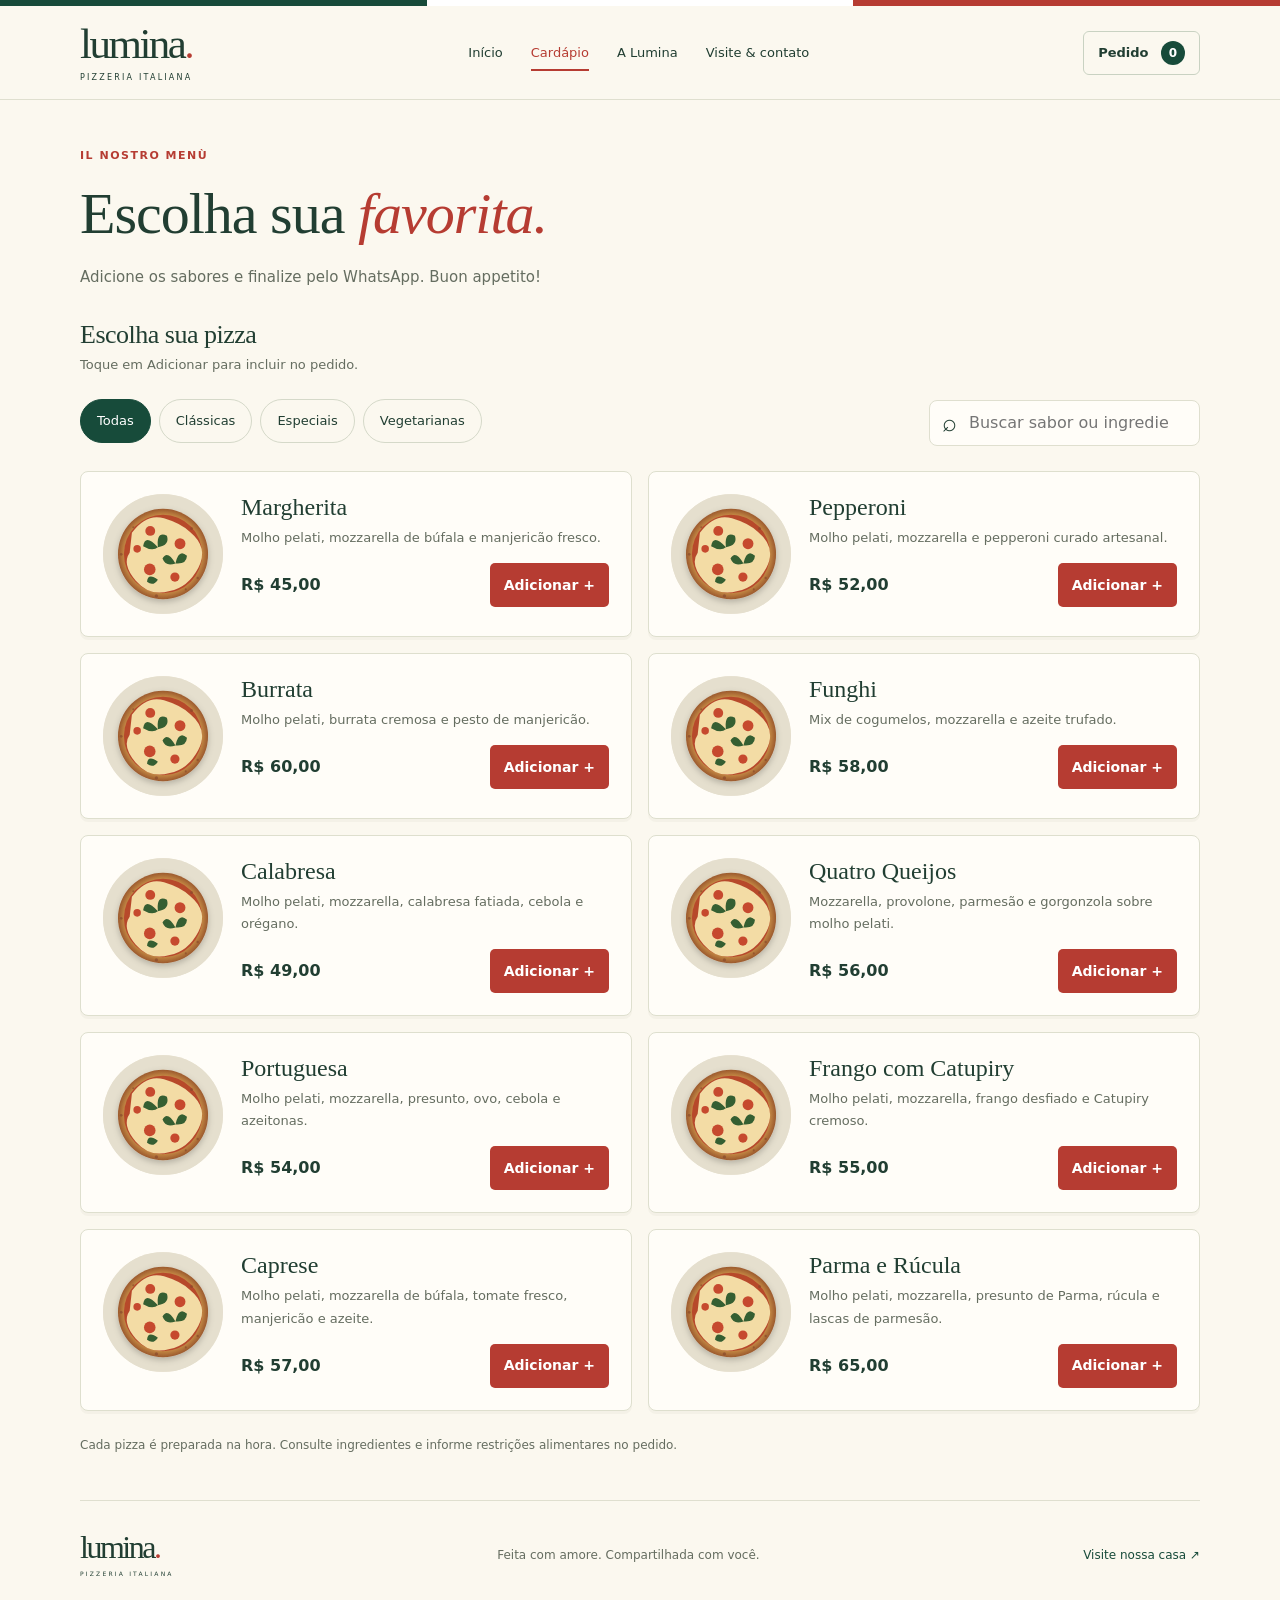
<file: cardapio.html>
<!doctype html>
<html lang="pt-BR">
  <head>
    <meta charset="UTF-8" />
    <meta
      name="viewport"
      content="width=device-width,initial-scale=1,viewport-fit=cover"
    />
    <meta name="theme-color" content="#174b3a" />
    <meta
      name="description"
      content="Lumina Pizza: sabores de inspiração italiana. Conheça a casa, encontre nossa localização e peça pelo WhatsApp."
    />
    <title>Cardápio | Lumina Pizza</title>
    <link rel="stylesheet" href="assents/CSS/app.css" />
    <script src="assents/JS/config.js" defer></script>
    <script src="assents/JS/site.js" defer></script>
    <script src="assents/JS/app.js" defer></script>
  </head>
  <body>
    <a class="skip" href="#conteudo">Ir para o conteúdo</a>
    <div class="italian-line" aria-hidden="true"></div>
    <header class="nav">
      <a class="brand" href="index.html" aria-label="Lumina início"
        >lumina<span>.</span><small>PIZZERIA ITALIANA</small></a
      >
      <nav class="desktop-links" aria-label="Navegação principal">
        <a href="index.html">Início</a
        ><a href="cardapio.html" aria-current="page">Cardápio</a
        ><a href="sobre.html">A Lumina</a
        ><a href="contato.html">Visite & contato</a>
      </nav>
      <div class="nav-actions">
        <button class="bag" data-open-cart>
          Pedido <span id="cart-count">0</span></button
        ><button
          class="menu-toggle"
          id="menu-toggle"
          aria-controls="navigation-dialog"
          aria-expanded="false"
          aria-label="Abrir menu"
        >
          <span class="hamburger" aria-hidden="true"><i></i><i></i><i></i></span
          ><span>Menu</span>
        </button>
      </div>
    </header>
    <dialog
      class="navigation-dialog"
      id="navigation-dialog"
      aria-labelledby="navigation-title"
    >
      <div class="navigation-head">
        <h2 id="navigation-title">Menu</h2>
        <button
          class="icon-button"
          id="close-navigation"
          aria-label="Fechar menu"
        >
          Fechar ✕
        </button>
      </div>
      <nav aria-label="Navegação no celular">
        <a href="index.html">Início</a
        ><a href="cardapio.html" aria-current="page">Cardápio</a
        ><a href="sobre.html">A Lumina</a
        ><a href="contato.html">Visite & contato</a>
      </nav>
      <p>Pizza, companhia e um pouco de Itália.</p>
      <span class="mini-flag" aria-hidden="true"></span>
    </dialog>
    <main id="conteudo">
      <section class="page-intro menu-intro">
        <p class="eyebrow">IL NOSTRO MENÙ</p>
        <h1>Escolha sua <em>favorita.</em></h1>
        <p>Adicione os sabores e finalize pelo WhatsApp. Buon appetito!</p>
      </section>
      <section id="cardapio" class="menu-section">
        <div class="section-heading">
          <h2>Escolha sua pizza</h2>
          <p>Toque em Adicionar para incluir no pedido.</p>
        </div>
        <div class="menu-tools">
          <div class="filters" role="group" aria-label="Filtrar cardápio">
            <button class="active" data-filter="all" aria-pressed="true">
              Todas</button
            ><button data-filter="classic" aria-pressed="false">
              Clássicas</button
            ><button data-filter="special" aria-pressed="false">
              Especiais</button
            ><button data-filter="vegetarian" aria-pressed="false">
              Vegetarianas
            </button>
          </div>
          <label class="search"
            ><span aria-hidden="true">⌕</span
            ><input
              id="search"
              type="search"
              placeholder="Buscar sabor ou ingrediente"
              aria-label="Buscar pizza"
          /></label>
        </div>
        <div id="pizza-grid" class="pizza-grid"></div>
        <p id="no-results" hidden>
          Nenhum sabor encontrado. Experimente outro nome ou filtro.
        </p>
        <p class="menu-note">
          Cada pizza é preparada na hora. Consulte ingredientes e informe
          restrições alimentares no pedido.
        </p>
      </section>
    </main>
    <footer>
      <a class="brand" href="index.html"
        >lumina<span>.</span><small>PIZZERIA ITALIANA</small></a
      >
      <p>Feita com amore. Compartilhada com você.</p>
      <a href="contato.html">Visite nossa casa ↗</a>
    </footer>
    <button class="mobile-order" id="mobile-order" data-open-cart hidden>
      <span><span id="mobile-count">0 itens</span> · Ver pedido</span
      ><strong id="mobile-subtotal"></strong>
    </button>
    <dialog id="cart-dialog" aria-labelledby="cart-title">
      <div class="cart-head">
        <div>
          <p class="eyebrow">REVISE E FINALIZE</p>
          <h2 id="cart-title">Seu pedido<span>.</span></h2>
        </div>
        <button
          class="icon-button"
          id="close-cart"
          aria-label="Voltar ao cardápio"
        >
          Voltar
        </button>
      </div>
      <div class="cart-body">
        <div id="cart-items"></div>
        <a class="text-link" href="cardapio.html" id="keep-shopping"
          >+ Escolher mais sabores</a
        >
        <form id="checkout">
          <h3>Como você quer receber?</h3>
          <div class="fulfillment">
            <label
              ><input
                type="radio"
                name="fulfillment"
                value="delivery"
                checked
              />
              Entrega</label
            ><label
              ><input type="radio" name="fulfillment" value="pickup" />
              Retirada</label
            >
          </div>
          <label
            >Seu nome<input
              name="customer"
              autocomplete="name"
              required
              maxlength="100"
              placeholder="Como podemos chamar você?"
          /></label>
          <div id="address-fields">
            <label
              >Endereço completo<input
                name="address"
                autocomplete="street-address"
                required
                maxlength="250"
                placeholder="Rua, número, bairro e cidade" /></label
            ><label
              >Complemento / referência <small>(opcional)</small
              ><input
                name="complement"
                maxlength="200"
                placeholder="Apartamento, bloco, ponto de referência"
            /></label>
          </div>
          <label
            >Forma de pagamento<select name="payment" required>
              <option value="">Selecione uma opção</option>
              <option>Pix</option>
              <option>Cartão de crédito</option>
              <option>Cartão de débito</option>
              <option>Dinheiro</option>
            </select></label
          ><label id="change-field" hidden
            >Troco para <small>(opcional)</small
            ><input
              name="change"
              type="number"
              min="0"
              step="0.01"
              placeholder="Valor em reais"
          /></label>
          <details class="optional-fields">
            <summary>Adicionar observações (opcional)</summary>
            <label
              >Algum cuidado especial? <small>(opcional)</small
              ><textarea
                name="notes"
                rows="2"
                maxlength="500"
                placeholder="Observações, restrições ou preferências"
              ></textarea>
            </label>
          </details>
          <div class="totals">
            <div><span>Subtotal</span><strong id="subtotal"></strong></div>
            <div><span>Entrega</span><span id="delivery-fee"></span></div>
            <div class="total">
              <strong id="total-label">Total dos produtos</strong
              ><strong id="total"></strong>
            </div>
          </div>
          <p class="checkout-note">
            Na próxima tela, toque em Enviar no WhatsApp. A pizzaria confirmará
            o valor e o prazo.
          </p>
          <p id="checkout-error" role="alert"></p>
          <button
            type="submit"
            class="button checkout-button"
            id="checkout-button"
          >
            Enviar pedido pelo WhatsApp
          </button>
        </form>
      </div>
    </dialog>
    <div id="toast" role="status" aria-live="polite"></div>
  </body>
</html>
</file>
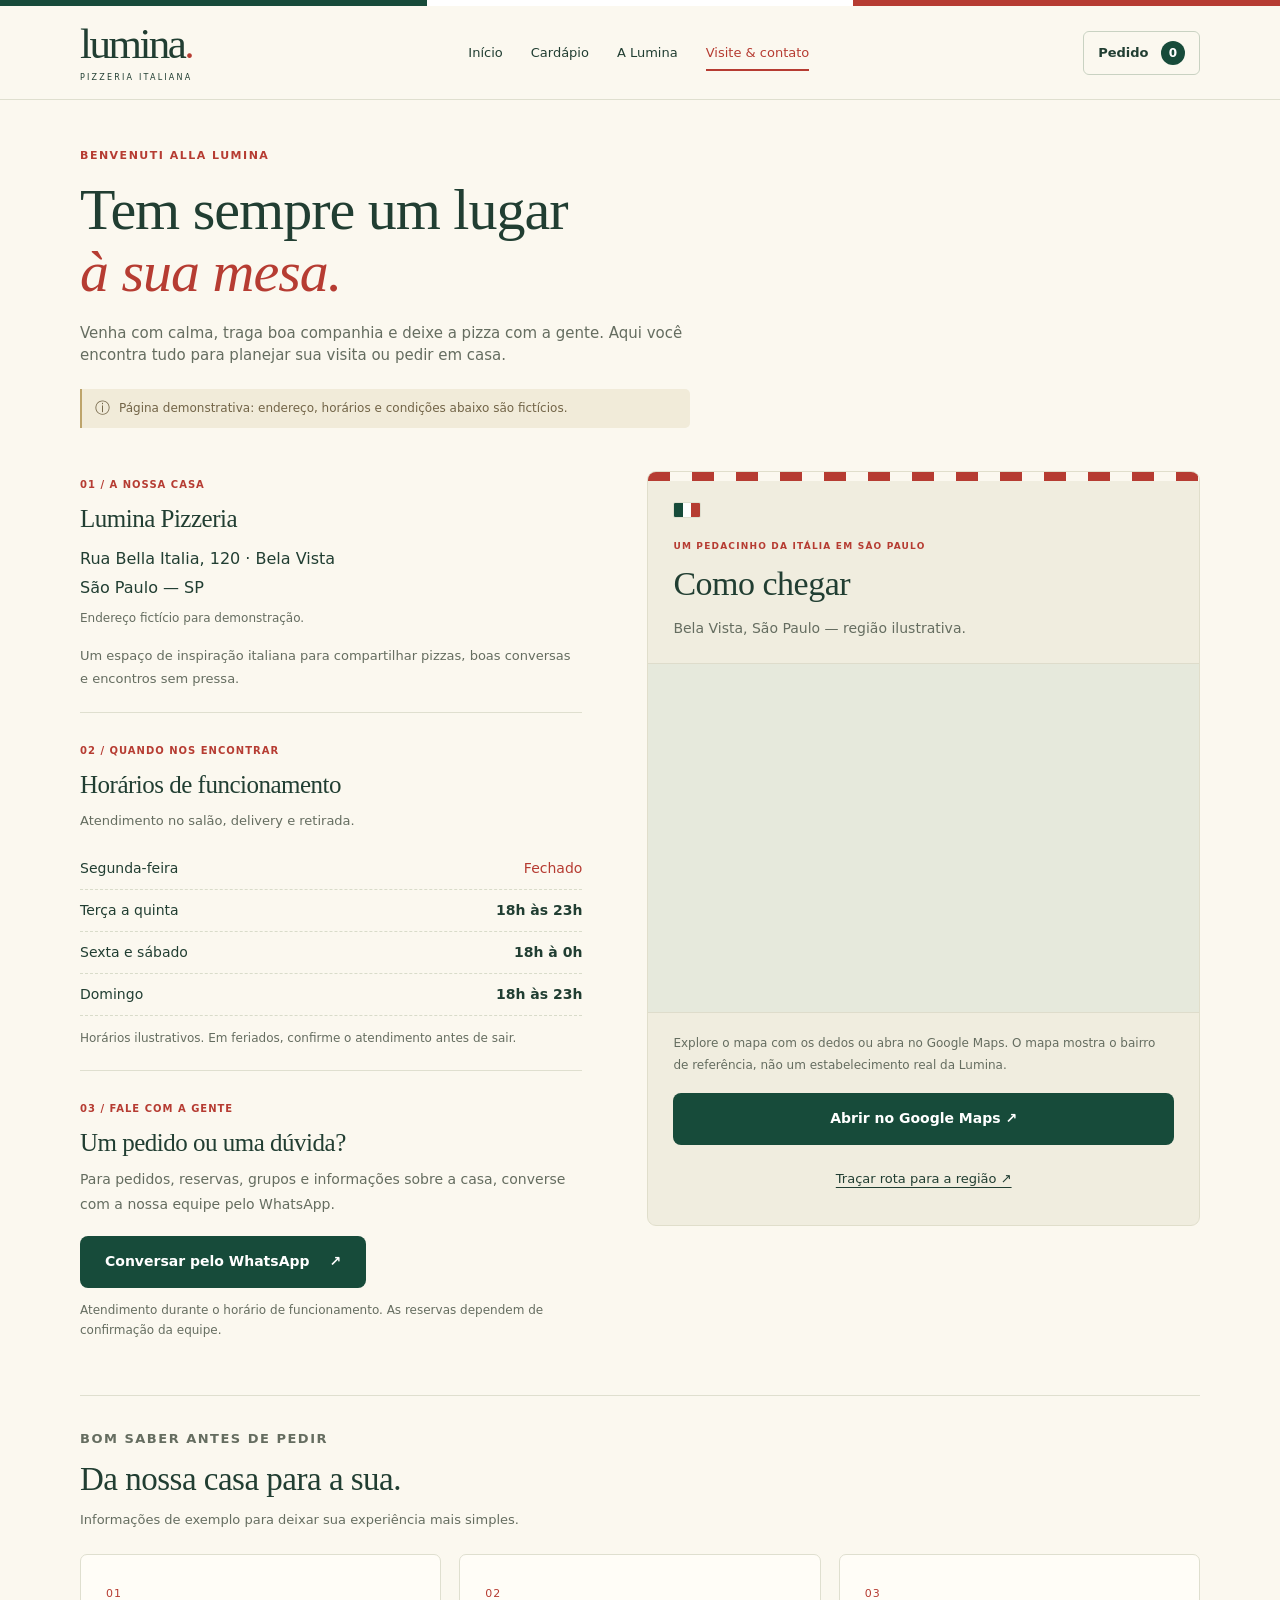
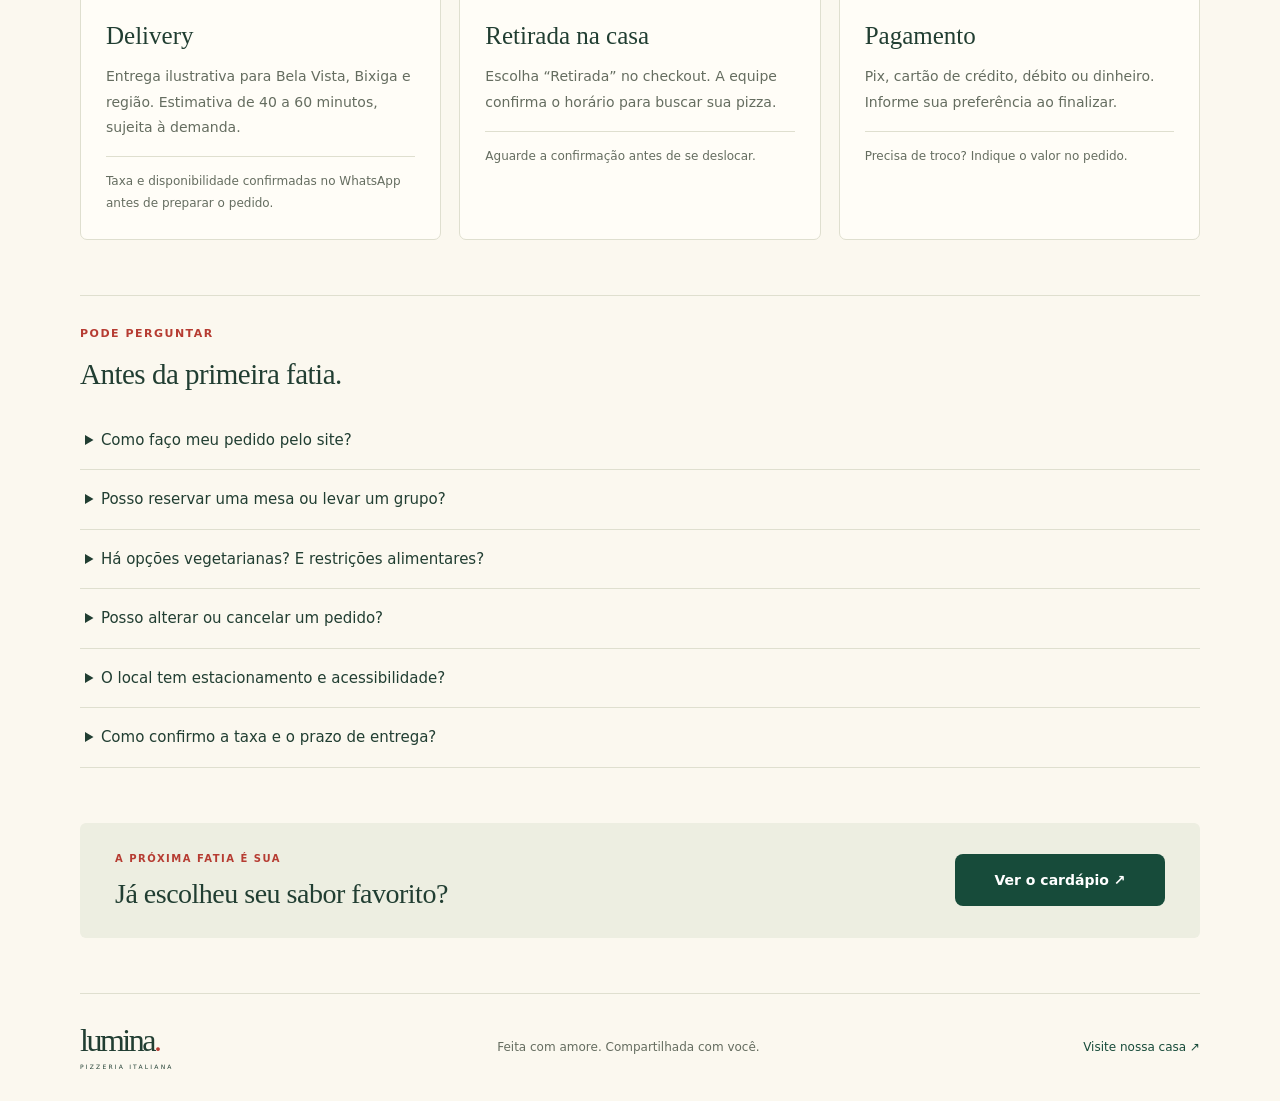
<file: contato.html>
﻿<!doctype html>
<html lang="pt-BR">
  <head>
    <meta charset="UTF-8" />
    <meta
      name="viewport"
      content="width=device-width,initial-scale=1,viewport-fit=cover"
    />
    <meta name="theme-color" content="#174b3a" />
    <meta
      name="description"
      content="Lumina Pizza: sabores de inspiração italiana. Conheça a casa, encontre nossa localização e peça pelo WhatsApp."
    />
    <title>Visite & contato | Lumina Pizza</title>
    <link rel="stylesheet" href="assents/CSS/app.css" />
    <link rel="stylesheet" href="assents/CSS/contato-page.css" />
    <script src="assents/JS/config.js" defer></script>
    <script src="assents/JS/site.js" defer></script>
    <script src="assents/JS/contato-page.js" defer></script>
    <script src="assents/JS/app.js" defer></script>
  </head>
  <body>
    <a class="skip" href="#conteudo">Ir para o conteúdo</a>
    <div class="italian-line" aria-hidden="true"></div>
    <header class="nav">
      <a class="brand" href="index.html" aria-label="Lumina início"
        >lumina<span>.</span><small>PIZZERIA ITALIANA</small></a
      >
      <nav class="desktop-links" aria-label="Navegação principal">
        <a href="index.html">Início</a><a href="cardapio.html">Cardápio</a
        ><a href="sobre.html">A Lumina</a
        ><a href="contato.html" aria-current="page">Visite & contato</a>
      </nav>
      <div class="nav-actions">
        <button class="bag" data-open-cart>
          Pedido <span id="cart-count">0</span></button
        ><button
          class="menu-toggle"
          id="menu-toggle"
          aria-controls="navigation-dialog"
          aria-expanded="false"
          aria-label="Abrir menu"
        >
          <span class="hamburger" aria-hidden="true"><i></i><i></i><i></i></span
          ><span>Menu</span>
        </button>
      </div>
    </header>
    <dialog
      class="navigation-dialog"
      id="navigation-dialog"
      aria-labelledby="navigation-title"
    >
      <div class="navigation-head">
        <h2 id="navigation-title">Menu</h2>
        <button
          class="icon-button"
          id="close-navigation"
          aria-label="Fechar menu"
        >
          Fechar ✕
        </button>
      </div>
      <nav aria-label="Navegação no celular">
        <a href="index.html">Início</a><a href="cardapio.html">Cardápio</a
        ><a href="sobre.html">A Lumina</a
        ><a href="contato.html" aria-current="page">Visite & contato</a>
      </nav>
      <p>Pizza, companhia e um pouco de Itália.</p>
      <span class="mini-flag" aria-hidden="true"></span>
    </dialog>
    <main id="conteudo">
      <section class="page-intro visit-intro">
        <p class="eyebrow">BENVENUTI ALLA LUMINA</p>
        <h1>Tem sempre um lugar<br /><em>à sua mesa.</em></h1>
        <p>
          Venha com calma, traga boa companhia e deixe a pizza com a gente. Aqui
          você encontra tudo para planejar sua visita ou pedir em casa.
        </p>
        <p class="demo-notice">
          <span aria-hidden="true">ⓘ</span> Página demonstrativa: endereço,
          horários e condições abaixo são fictícios.
        </p>
      </section>
      <section
        class="visit-layout visit-complete"
        aria-label="Localização e funcionamento"
      >
        <div class="visit-info">
          <article>
            <span class="info-kicker">01 / A NOSSA CASA</span>
            <h2>Lumina Pizzeria</h2>
            <address id="business-address">
              Rua Bella Italia, 120 · Bela Vista<br />São Paulo — SP<br /><span
                class="address-note"
                >Endereço fictício para demonstração.</span
              >
            </address>
            <p class="visit-description">
              Um espaço de inspiração italiana para compartilhar pizzas, boas
              conversas e encontros sem pressa.
            </p>
          </article>
          <article>
            <span class="info-kicker">02 / QUANDO NOS ENCONTRAR</span>
            <h2>Horários de funcionamento</h2>
            <p id="business-hours" class="hours-summary">
              Atendimento no salão, delivery e retirada.
            </p>
            <dl class="opening-hours" id="demo-schedule">
              <div>
                <dt>Segunda-feira</dt>
                <dd class="closed-day">Fechado</dd>
              </div>
              <div>
                <dt>Terça a quinta</dt>
                <dd>18h às 23h</dd>
              </div>
              <div>
                <dt>Sexta e sábado</dt>
                <dd>18h à 0h</dd>
              </div>
              <div>
                <dt>Domingo</dt>
                <dd>18h às 23h</dd>
              </div>
            </dl>
            <p class="small-print">
              Horários ilustrativos. Em feriados, confirme o atendimento antes
              de sair.
            </p>
          </article>
          <article>
            <span class="info-kicker">03 / FALE COM A GENTE</span>
            <h2>Um pedido ou uma dúvida?</h2>
            <p>
              Para pedidos, reservas, grupos e informações sobre a casa,
              converse com a nossa equipe pelo WhatsApp.
            </p>
            <button class="button visit-whatsapp" id="contact-button">
              Conversar pelo WhatsApp <span aria-hidden="true">↗</span>
            </button>
            <p class="small-print">
              Atendimento durante o horário de funcionamento. As reservas
              dependem de confirmação da equipe.
            </p>
          </article>
        </div>
        <div class="location-card location-map-card">
          <div class="location-card-heading">
            <span class="mini-flag" aria-hidden="true"></span>
            <p class="eyebrow">UM PEDACINHO DA ITÁLIA EM SÃO PAULO</p>
            <h2>Como chegar</h2>
            <p id="map-status">Bela Vista, São Paulo — região ilustrativa.</p>
          </div>
          <iframe
            id="location-map"
            title="Google Maps: região ilustrativa da Bela Vista, São Paulo"
            src="https://maps.google.com/maps?q=Bela%20Vista%2C%20S%C3%A3o%20Paulo%2C%20Brasil&amp;z=15&amp;output=embed"
            width="600"
            height="370"
            loading="lazy"
            referrerpolicy="no-referrer-when-downgrade"
            allowfullscreen
          ></iframe>
          <div class="location-card-bottom">
            <p class="map-disclaimer" id="map-caption">
              Explore o mapa com os dedos ou abra no Google Maps. O mapa mostra
              o bairro de referência, não um estabelecimento real da Lumina.
            </p>
            <div class="map-actions" id="map-actions">
              <a
                class="button"
                id="maps-link"
                href="https://www.google.com/maps/search/?api=1&amp;query=Bela%20Vista%2C%20S%C3%A3o%20Paulo"
                target="_blank"
                rel="noopener noreferrer"
                >Abrir no Google Maps ↗</a
              ><a
                class="text-link"
                id="directions-link"
                href="https://www.google.com/maps/dir/?api=1&amp;destination=Bela%20Vista%2C%20S%C3%A3o%20Paulo"
                target="_blank"
                rel="noopener noreferrer"
                >Traçar rota para a região ↗</a
              >
            </div>
          </div>
        </div>
      </section>
      <section class="customer-info" aria-labelledby="customer-info-title">
        <div class="section-heading">
          <p class="eyebrow">BOM SABER ANTES DE PEDIR</p>
          <h2 id="customer-info-title">Da nossa casa para a sua.</h2>
          <p>
            Informações de exemplo para deixar sua experiência mais simples.
          </p>
        </div>
        <div class="service-grid">
          <article>
            <span class="service-symbol" aria-hidden="true">01</span>
            <h3>Delivery</h3>
            <p id="business-delivery">
              Entrega ilustrativa para Bela Vista, Bixiga e região. Estimativa
              de 40 a 60 minutos, sujeita à demanda.
            </p>
            <p class="service-footnote">
              Taxa e disponibilidade confirmadas no WhatsApp antes de preparar o
              pedido.
            </p>
          </article>
          <article>
            <span class="service-symbol" aria-hidden="true">02</span>
            <h3>Retirada na casa</h3>
            <p>
              Escolha “Retirada” no checkout. A equipe confirma o horário para
              buscar sua pizza.
            </p>
            <p class="service-footnote">
              Aguarde a confirmação antes de se deslocar.
            </p>
          </article>
          <article>
            <span class="service-symbol" aria-hidden="true">03</span>
            <h3>Pagamento</h3>
            <p>
              Pix, cartão de crédito, débito ou dinheiro. Informe sua
              preferência ao finalizar.
            </p>
            <p class="service-footnote">
              Precisa de troco? Indique o valor no pedido.
            </p>
          </article>
        </div>
      </section>
      <section class="faq contact-faq">
        <p class="eyebrow">PODE PERGUNTAR</p>
        <h2>Antes da primeira fatia.</h2>
        <details>
          <summary>Como faço meu pedido pelo site?</summary>
          <p>
            Abra o cardápio, adicione suas pizzas e toque em “Ver pedido”.
            Escolha entrega ou retirada, preencha os dados e continue no
            WhatsApp. Toque em Enviar na conversa e aguarde a confirmação da
            pizzaria.
          </p>
        </details>
        <details>
          <summary>Posso reservar uma mesa ou levar um grupo?</summary>
          <p>
            Fale com a equipe pelo WhatsApp e informe o dia, o horário e a
            quantidade de pessoas. A reserva só fica garantida depois da
            confirmação de disponibilidade.
          </p>
        </details>
        <details>
          <summary>Há opções vegetarianas? E restrições alimentares?</summary>
          <p>
            O cardápio tem um filtro de pizzas vegetarianas. Informe alergias e
            restrições nas observações e confirme ingredientes e risco de
            contato cruzado com a equipe antes de pedir.
          </p>
        </details>
        <details>
          <summary>Posso alterar ou cancelar um pedido?</summary>
          <p>
            Entre em contato pelo WhatsApp o quanto antes. A equipe verifica se
            o preparo já começou e informa as possibilidades para o seu pedido.
          </p>
        </details>
        <details>
          <summary>O local tem estacionamento e acessibilidade?</summary>
          <p>
            Como esta localização é demonstrativa, estacionamento e condições de
            acessibilidade ainda precisam ser confirmados. Consulte a equipe
            para planejar uma visita a uma unidade real.
          </p>
        </details>
        <details>
          <summary>Como confirmo a taxa e o prazo de entrega?</summary>
          <p>
            Informe seu endereço completo no checkout. A equipe confirma pelo
            WhatsApp a área atendida, a taxa, o valor final e a previsão de
            entrega antes de concluir o atendimento.
          </p>
        </details>
      </section>
      <section class="about-cta visit-cta">
        <div>
          <p class="eyebrow">A PRÓXIMA FATIA É SUA</p>
          <h2>Já escolheu seu sabor favorito?</h2>
        </div>
        <a class="button" href="cardapio.html">Ver o cardápio ↗</a>
      </section>
    </main>
    <footer>
      <a class="brand" href="index.html"
        >lumina<span>.</span><small>PIZZERIA ITALIANA</small></a
      >
      <p>Feita com amore. Compartilhada com você.</p>
      <a href="contato.html">Visite nossa casa ↗</a>
    </footer>
    <button class="mobile-order" id="mobile-order" data-open-cart hidden>
      <span><span id="mobile-count">0 itens</span> · Ver pedido</span
      ><strong id="mobile-subtotal"></strong>
    </button>
    <dialog id="cart-dialog" aria-labelledby="cart-title">
      <div class="cart-head">
        <div>
          <p class="eyebrow">REVISE E FINALIZE</p>
          <h2 id="cart-title">Seu pedido<span>.</span></h2>
        </div>
        <button
          class="icon-button"
          id="close-cart"
          aria-label="Voltar ao cardápio"
        >
          Voltar
        </button>
      </div>
      <div class="cart-body">
        <div id="cart-items"></div>
        <a class="text-link" href="cardapio.html" id="keep-shopping"
          >+ Escolher mais sabores</a
        >
        <form id="checkout">
          <h3>Como você quer receber?</h3>
          <div class="fulfillment">
            <label
              ><input
                type="radio"
                name="fulfillment"
                value="delivery"
                checked
              />
              Entrega</label
            ><label
              ><input type="radio" name="fulfillment" value="pickup" />
              Retirada</label
            >
          </div>
          <label
            >Seu nome<input
              name="customer"
              autocomplete="name"
              required
              maxlength="100"
              placeholder="Como podemos chamar você?"
          /></label>
          <div id="address-fields">
            <label
              >Endereço completo<input
                name="address"
                autocomplete="street-address"
                required
                maxlength="250"
                placeholder="Rua, número, bairro e cidade" /></label
            ><label
              >Complemento / referência <small>(opcional)</small
              ><input
                name="complement"
                maxlength="200"
                placeholder="Apartamento, bloco, ponto de referência"
            /></label>
          </div>
          <label
            >Forma de pagamento<select name="payment" required>
              <option value="">Selecione uma opção</option>
              <option>Pix</option>
              <option>Cartão de crédito</option>
              <option>Cartão de débito</option>
              <option>Dinheiro</option>
            </select></label
          ><label id="change-field" hidden
            >Troco para <small>(opcional)</small
            ><input
              name="change"
              type="number"
              min="0"
              step="0.01"
              placeholder="Valor em reais"
          /></label>
          <details class="optional-fields">
            <summary>Adicionar observações (opcional)</summary>
            <label
              >Algum cuidado especial? <small>(opcional)</small
              ><textarea
                name="notes"
                rows="2"
                maxlength="500"
                placeholder="Observações, restrições ou preferências"
              ></textarea>
            </label>
          </details>
          <div class="totals">
            <div><span>Subtotal</span><strong id="subtotal"></strong></div>
            <div><span>Entrega</span><span id="delivery-fee"></span></div>
            <div class="total">
              <strong id="total-label">Total dos produtos</strong
              ><strong id="total"></strong>
            </div>
          </div>
          <p class="checkout-note">
            Na próxima tela, toque em Enviar no WhatsApp. A pizzaria confirmará
            o valor e o prazo.
          </p>
          <p id="checkout-error" role="alert"></p>
          <button
            type="submit"
            class="button checkout-button"
            id="checkout-button"
          >
            Enviar pedido pelo WhatsApp
          </button>
        </form>
      </div>
    </dialog>
    <div id="toast" role="status" aria-live="polite"></div>
  </body>
</html>
</file>
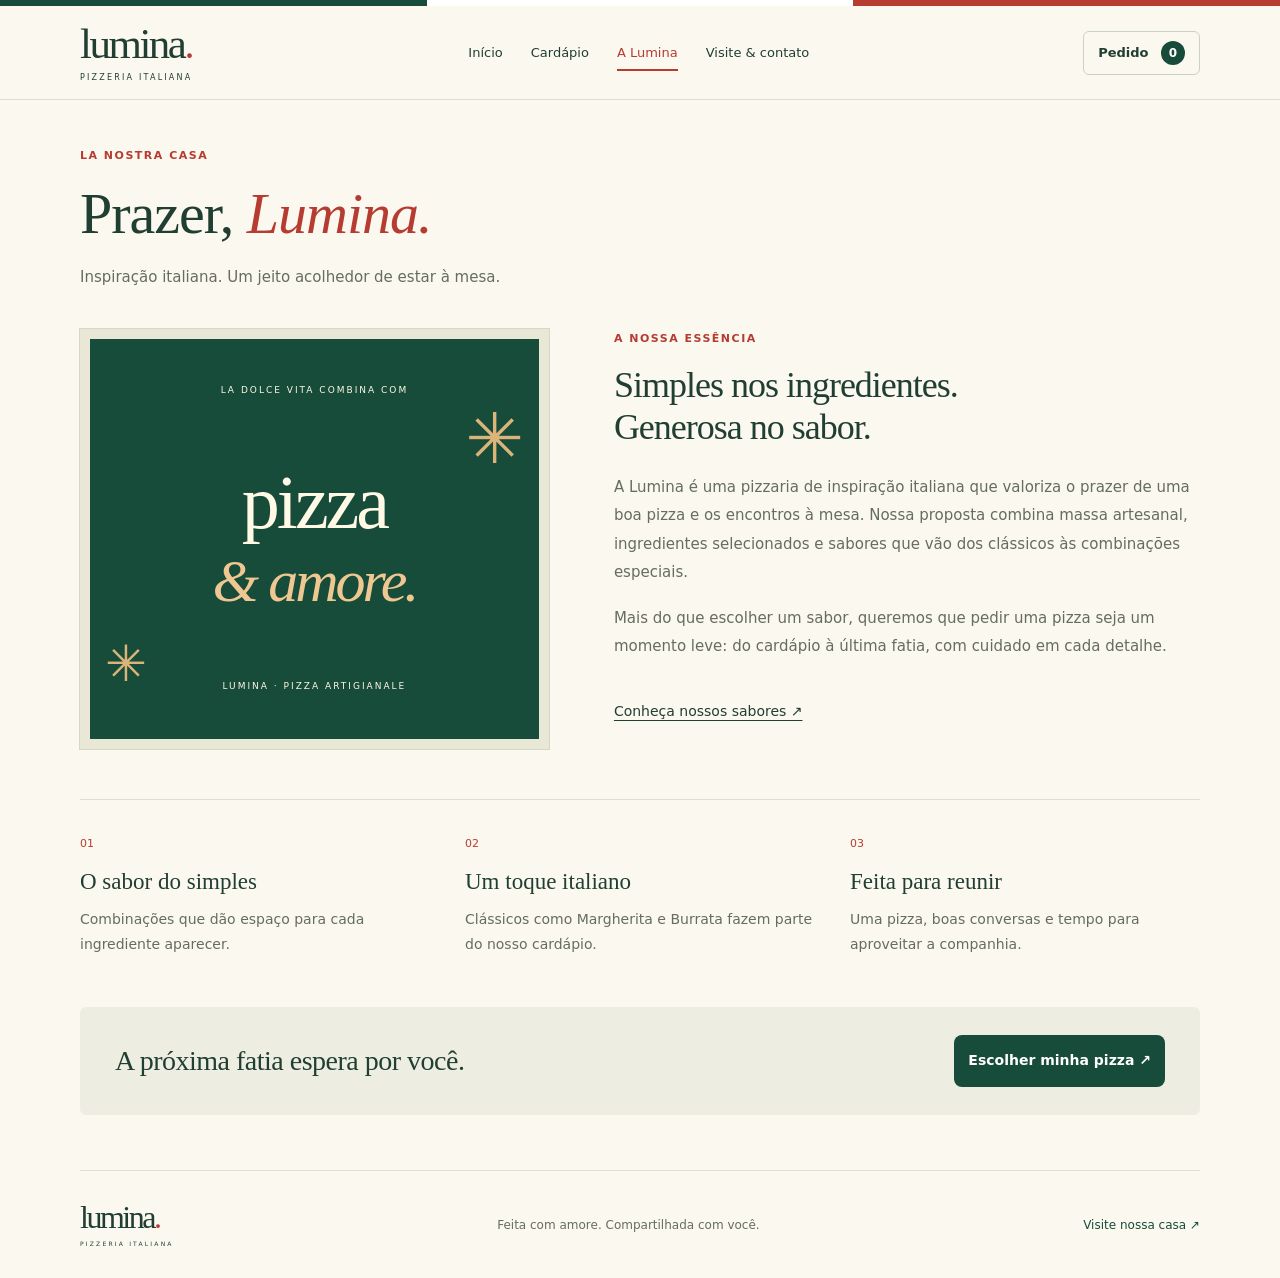
<file: sobre.html>
<!doctype html>
<html lang="pt-BR">
  <head>
    <meta charset="UTF-8" />
    <meta
      name="viewport"
      content="width=device-width,initial-scale=1,viewport-fit=cover"
    />
    <meta name="theme-color" content="#174b3a" />
    <meta
      name="description"
      content="Lumina Pizza: sabores de inspiração italiana. Conheça a casa, encontre nossa localização e peça pelo WhatsApp."
    />
    <title>A Lumina | Lumina Pizza</title>
    <link rel="stylesheet" href="assents/CSS/app.css" />
    <script src="assents/JS/config.js" defer></script>
    <script src="assents/JS/site.js" defer></script>
    <script src="assents/JS/app.js" defer></script>
  </head>
  <body>
    <a class="skip" href="#conteudo">Ir para o conteúdo</a>
    <div class="italian-line" aria-hidden="true"></div>
    <header class="nav">
      <a class="brand" href="index.html" aria-label="Lumina início"
        >lumina<span>.</span><small>PIZZERIA ITALIANA</small></a
      >
      <nav class="desktop-links" aria-label="Navegação principal">
        <a href="index.html">Início</a><a href="cardapio.html">Cardápio</a
        ><a href="sobre.html" aria-current="page">A Lumina</a
        ><a href="contato.html">Visite & contato</a>
      </nav>
      <div class="nav-actions">
        <button class="bag" data-open-cart>
          Pedido <span id="cart-count">0</span></button
        ><button
          class="menu-toggle"
          id="menu-toggle"
          aria-controls="navigation-dialog"
          aria-expanded="false"
          aria-label="Abrir menu"
        >
          <span class="hamburger" aria-hidden="true"><i></i><i></i><i></i></span
          ><span>Menu</span>
        </button>
      </div>
    </header>
    <dialog
      class="navigation-dialog"
      id="navigation-dialog"
      aria-labelledby="navigation-title"
    >
      <div class="navigation-head">
        <h2 id="navigation-title">Menu</h2>
        <button
          class="icon-button"
          id="close-navigation"
          aria-label="Fechar menu"
        >
          Fechar ✕
        </button>
      </div>
      <nav aria-label="Navegação no celular">
        <a href="index.html">Início</a><a href="cardapio.html">Cardápio</a
        ><a href="sobre.html" aria-current="page">A Lumina</a
        ><a href="contato.html">Visite & contato</a>
      </nav>
      <p>Pizza, companhia e um pouco de Itália.</p>
      <span class="mini-flag" aria-hidden="true"></span>
    </dialog>
    <main id="conteudo">
      <section class="page-intro">
        <p class="eyebrow">LA NOSTRA CASA</p>
        <h1>Prazer, <em>Lumina.</em></h1>
        <p>Inspiração italiana. Um jeito acolhedor de estar à mesa.</p>
      </section>
      <section class="about-layout">
        <div class="about-poster" aria-hidden="true">
          <span class="poster-top">LA DOLCE VITA COMBINA COM</span
          ><span class="poster-pizza">pizza<br /><em>& amore.</em></span
          ><span class="poster-bottom">LUMINA · PIZZA ARTIGIANALE</span>
        </div>
        <article class="about-copy">
          <p class="eyebrow">A NOSSA ESSÊNCIA</p>
          <h2>Simples nos ingredientes.<br />Generosa no sabor.</h2>
          <p id="business-bio">
            A Lumina é uma pizzaria de inspiração italiana que valoriza o prazer
            de uma boa pizza e os encontros à mesa. Nossa proposta combina massa
            artesanal, ingredientes selecionados e sabores que vão dos clássicos
            às combinações especiais.
          </p>
          <p>
            Mais do que escolher um sabor, queremos que pedir uma pizza seja um
            momento leve: do cardápio à última fatia, com cuidado em cada
            detalhe.
          </p>
          <a class="text-link" href="cardapio.html">Conheça nossos sabores ↗</a>
        </article>
      </section>
      <section class="principles">
        <article>
          <span>01</span>
          <h3>O sabor do simples</h3>
          <p>Combinações que dão espaço para cada ingrediente aparecer.</p>
        </article>
        <article>
          <span>02</span>
          <h3>Um toque italiano</h3>
          <p>
            Clássicos como Margherita e Burrata fazem parte do nosso cardápio.
          </p>
        </article>
        <article>
          <span>03</span>
          <h3>Feita para reunir</h3>
          <p>Uma pizza, boas conversas e tempo para aproveitar a companhia.</p>
        </article>
      </section>
      <section class="about-cta">
        <h2>A próxima fatia espera por você.</h2>
        <a class="button" href="cardapio.html">Escolher minha pizza ↗</a>
      </section>
    </main>
    <footer>
      <a class="brand" href="index.html"
        >lumina<span>.</span><small>PIZZERIA ITALIANA</small></a
      >
      <p>Feita com amore. Compartilhada com você.</p>
      <a href="contato.html">Visite nossa casa ↗</a>
    </footer>
    <button class="mobile-order" id="mobile-order" data-open-cart hidden>
      <span><span id="mobile-count">0 itens</span> · Ver pedido</span
      ><strong id="mobile-subtotal"></strong>
    </button>
    <dialog id="cart-dialog" aria-labelledby="cart-title">
      <div class="cart-head">
        <div>
          <p class="eyebrow">REVISE E FINALIZE</p>
          <h2 id="cart-title">Seu pedido<span>.</span></h2>
        </div>
        <button
          class="icon-button"
          id="close-cart"
          aria-label="Voltar ao cardápio"
        >
          Voltar
        </button>
      </div>
      <div class="cart-body">
        <div id="cart-items"></div>
        <a class="text-link" href="cardapio.html" id="keep-shopping"
          >+ Escolher mais sabores</a
        >
        <form id="checkout">
          <h3>Como você quer receber?</h3>
          <div class="fulfillment">
            <label
              ><input
                type="radio"
                name="fulfillment"
                value="delivery"
                checked
              />
              Entrega</label
            ><label
              ><input type="radio" name="fulfillment" value="pickup" />
              Retirada</label
            >
          </div>
          <label
            >Seu nome<input
              name="customer"
              autocomplete="name"
              required
              maxlength="100"
              placeholder="Como podemos chamar você?"
          /></label>
          <div id="address-fields">
            <label
              >Endereço completo<input
                name="address"
                autocomplete="street-address"
                required
                maxlength="250"
                placeholder="Rua, número, bairro e cidade" /></label
            ><label
              >Complemento / referência <small>(opcional)</small
              ><input
                name="complement"
                maxlength="200"
                placeholder="Apartamento, bloco, ponto de referência"
            /></label>
          </div>
          <label
            >Forma de pagamento<select name="payment" required>
              <option value="">Selecione uma opção</option>
              <option>Pix</option>
              <option>Cartão de crédito</option>
              <option>Cartão de débito</option>
              <option>Dinheiro</option>
            </select></label
          ><label id="change-field" hidden
            >Troco para <small>(opcional)</small
            ><input
              name="change"
              type="number"
              min="0"
              step="0.01"
              placeholder="Valor em reais"
          /></label>
          <details class="optional-fields">
            <summary>Adicionar observações (opcional)</summary>
            <label
              >Algum cuidado especial? <small>(opcional)</small
              ><textarea
                name="notes"
                rows="2"
                maxlength="500"
                placeholder="Observações, restrições ou preferências"
              ></textarea>
            </label>
          </details>
          <div class="totals">
            <div><span>Subtotal</span><strong id="subtotal"></strong></div>
            <div><span>Entrega</span><span id="delivery-fee"></span></div>
            <div class="total">
              <strong id="total-label">Total dos produtos</strong
              ><strong id="total"></strong>
            </div>
          </div>
          <p class="checkout-note">
            Na próxima tela, toque em Enviar no WhatsApp. A pizzaria confirmará
            o valor e o prazo.
          </p>
          <p id="checkout-error" role="alert"></p>
          <button
            type="submit"
            class="button checkout-button"
            id="checkout-button"
          >
            Enviar pedido pelo WhatsApp
          </button>
        </form>
      </div>
    </dialog>
    <div id="toast" role="status" aria-live="polite"></div>
  </body>
</html>
</file>
<file: assents/CSS/app.css>
﻿:root {
  --cream: #faf9f5;
  --green: #244536;
  --red: #aa4935;
  --ink: #24382c;
  --muted: #62695f;
  --line: #e3e5dc;
}
* {
  box-sizing: border-box;
}
html {
  scroll-behavior: smooth;
  scroll-padding-top: 90px;
}
body {
  margin: 0;
  background: var(--cream);
  color: var(--ink);
  font:
    16px/1.5 system-ui,
    -apple-system,
    "Segoe UI",
    sans-serif;
}
button,
input,
select,
textarea {
  font: inherit;
}
a {
  color: inherit;
  text-decoration: none;
}
button,
a {
  touch-action: manipulation;
  -webkit-tap-highlight-color: transparent;
}
button {
  cursor: pointer;
  color: inherit;
}
button:disabled {
  opacity: 0.45;
  cursor: not-allowed;
}
button,
a,
input,
select,
textarea,
summary {
  outline-offset: 4px;
}
:focus-visible {
  outline: 2px solid var(--red);
}
[hidden] {
  display: none !important;
}
h1,
h2,
h3,
p {
  margin: 0;
}
button {
  min-height: 44px;
}
.skip {
  position: fixed;
  top: -100px;
  background: white;
  padding: 15px;
  z-index: 20;
}
.skip:focus {
  top: 0;
}
.nav {
  height: 76px;
  display: flex;
  align-items: center;
  justify-content: space-between;
  gap: 20px;
  padding: 0 max(5%, calc((100vw - 1120px) / 2));
  border-bottom: 1px solid var(--line);
  background: var(--cream);
  position: sticky;
  top: 0;
  z-index: 5;
}
.brand {
  font:
    700 36px/1 Georgia,
    serif;
  letter-spacing: -2px;
}
.brand > span {
  color: var(--red);
  font-size: 10px;
  letter-spacing: 0;
  margin-left: 4px;
}
.brand small {
  display: none;
}
.nav nav {
  display: flex;
  gap: 24px;
  font-size: 14px;
}
.nav nav a {
  display: flex;
  align-items: center;
  min-height: 44px;
}
.bag {
  border: 1px solid var(--line);
  border-radius: 8px;
  background: white;
  padding: 8px 14px;
  font-size: 14px;
  font-weight: 600;
}
.bag span {
  display: inline-grid;
  place-items: center;
  background: var(--green);
  color: white;
  width: 24px;
  height: 24px;
  border-radius: 50%;
  margin-left: 8px;
  font-size: 12px;
}
.hero,
.menu-section,
.contact,
footer {
  max-width: 1120px;
  margin: auto;
}
.hero {
  padding: 40px 0 24px;
}
.eyebrow {
  font-size: 11px;
  font-weight: 700;
  letter-spacing: 1.5px;
  color: var(--red);
  margin-bottom: 10px;
}
h1 {
  font:
    500 clamp(28px, 3.5vw, 42px)/1.2 Georgia,
    serif;
  letter-spacing: -1px;
  margin-bottom: 12px;
}
.hero > p:not(.eyebrow) {
  font-size: 15px;
  color: var(--muted);
  max-width: 500px;
}
.steps {
  display: flex;
  gap: 28px;
  padding: 0;
  margin: 22px 0 0;
  list-style: none;
  font-size: 13px;
  color: var(--muted);
}
.steps li {
  display: flex;
  align-items: center;
  gap: 7px;
}
.steps span {
  display: grid;
  place-items: center;
  width: 23px;
  height: 23px;
  border-radius: 50%;
  background: #e9ede3;
  color: var(--green);
  font-size: 12px;
  font-weight: 600;
}
.menu-section {
  padding: 24px 0 45px;
}
h2 {
  font-size: 23px;
  font-weight: 600;
  letter-spacing: -0.5px;
}
.section-heading p {
  font-size: 14px;
  color: var(--muted);
  margin-top: 5px;
}
.menu-tools {
  display: flex;
  justify-content: space-between;
  gap: 20px;
  margin: 22px 0;
  align-items: center;
}
.filters {
  display: flex;
  gap: 8px;
  overflow-x: auto;
  max-width: 100%;
  padding: 3px 0 6px;
}
.filters button {
  flex-shrink: 0;
  border: 1px solid var(--line);
  border-radius: 24px;
  background: transparent;
  padding: 9px 16px;
  font-size: 14px;
}
.filters button.active {
  color: white;
  background: var(--green);
  border-color: var(--green);
}
.search {
  display: flex;
  align-items: center;
  gap: 10px;
  border: 1px solid var(--line);
  background: white;
  border-radius: 8px;
  padding: 0 12px;
}
.search span {
  font-size: 25px;
}
.search input {
  min-height: 44px;
  width: 220px;
  border: 0;
  background: none;
  font-size: 16px;
  min-width: 0;
}
.pizza-grid {
  display: grid;
  grid-template-columns: 1fr 1fr;
  gap: 16px;
}
.pizza-card {
  display: flex;
  align-items: flex-start;
  gap: 18px;
  background: white;
  border: 1px solid var(--line);
  border-radius: 10px;
  padding: 18px;
  min-width: 0;
}
.pizza-photo {
  width: 110px;
  height: 110px;
  flex-shrink: 0;
  background: #eee8d8;
  border-radius: 8px;
  overflow: hidden;
}
.pizza-photo img {
  display: block;
  width: 100%;
  height: 100%;
  object-fit: cover;
}
.pizza-info {
  flex: 1;
  min-width: 0;
}
.pizza-info h3 {
  font-size: 19px;
  line-height: 1.3;
  font-weight: 600;
  margin-bottom: 6px;
}
.pizza-info p {
  font-size: 14px;
  color: var(--muted);
  line-height: 1.55;
}
.card-bottom {
  display: flex;
  justify-content: space-between;
  align-items: center;
  gap: 10px;
  margin-top: 14px;
}
.card-bottom strong {
  font-size: 16px;
  white-space: nowrap;
}
.add-button {
  border: 0;
  border-radius: 7px;
  background: var(--green);
  color: white;
  font-size: 14px;
  font-weight: 600;
  padding: 10px 14px;
  white-space: nowrap;
}
.add-button:hover,
.button:hover {
  background: #356048;
}
.in-cart {
  display: block;
  font-size: 12px;
  color: var(--green);
  margin-top: 5px;
  min-height: 18px;
}
.in-cart:empty {
  display: none;
}
.menu-note {
  font-size: 12px;
  color: var(--muted);
  margin-top: 24px;
  line-height: 1.7;
}
.contact {
  display: flex;
  justify-content: space-between;
  align-items: center;
  gap: 25px;
  padding: 26px 0;
  border-top: 1px solid var(--line);
}
.contact h2 {
  font-size: 19px;
}
.contact p {
  font-size: 14px;
  color: var(--muted);
  margin-top: 6px;
}
.help-button {
  border: 1px solid var(--green);
  background: transparent;
  padding: 10px 16px;
  border-radius: 8px;
  font-size: 14px;
  flex-shrink: 0;
}
footer {
  display: flex;
  justify-content: space-between;
  align-items: center;
  padding: 24px 0;
  border-top: 1px solid var(--line);
}
footer .brand {
  font-size: 29px;
}
footer p {
  font-size: 12px;
  color: var(--muted);
}
.mobile-order {
  display: none;
}
dialog {
  position: fixed;
  inset: 0 0 0 auto;
  margin: 0;
  border: 0;
  width: min(510px, 100%);
  height: 100dvh;
  max-height: 100dvh;
  max-width: 100%;
  padding: 0;
  background: var(--cream);
  color: var(--ink);
}
dialog::backdrop {
  background: #13251c99;
}
body:has(dialog[open]) {
  overflow: hidden;
}
.cart-head {
  display: flex;
  justify-content: space-between;
  align-items: center;
  padding: 20px 24px;
  border-bottom: 1px solid var(--line);
  background: var(--cream);
  position: sticky;
  top: 0;
  z-index: 2;
}
.cart-head .eyebrow {
  font-size: 10px;
  margin-bottom: 3px;
}
.cart-head h2 {
  font-size: 25px;
}
.cart-head h2 span {
  color: var(--red);
}
.icon-button {
  background: white;
  border: 1px solid var(--line);
  padding: 8px 14px;
  border-radius: 7px;
  font-size: 14px;
}
.cart-body {
  padding: 8px 24px 28px;
}
.empty-cart {
  padding: 32px 0;
  color: var(--muted);
  font-size: 16px;
}
.cart-item {
  display: flex;
  gap: 12px;
  align-items: center;
  border-bottom: 1px solid var(--line);
  padding: 18px 0;
}
.cart-item img {
  width: 54px;
  height: 54px;
  object-fit: cover;
  border-radius: 6px;
}
.cart-item-info {
  flex: 1;
  min-width: 0;
}
.cart-item h3 {
  font-size: 15px;
  margin-bottom: 4px;
}
.cart-item p {
  font-size: 14px;
  color: var(--muted);
}
.quantity {
  display: flex;
  gap: 8px;
  align-items: center;
}
.quantity button {
  border: 1px solid var(--line);
  background: white;
  width: 44px;
  height: 44px;
  border-radius: 7px;
  font-size: 20px;
}
.quantity span {
  min-width: 18px;
  text-align: center;
  font-size: 15px;
}
.text-link {
  font-size: 14px;
  display: inline-flex;
  align-items: center;
  min-height: 44px;
  margin: 12px 0;
  text-decoration: underline;
  text-underline-offset: 4px;
}
form h3 {
  font-size: 18px;
  margin: 14px 0;
}
.fulfillment {
  display: flex;
  gap: 12px;
  margin-bottom: 18px;
}
.fulfillment label {
  display: flex;
  gap: 8px;
  align-items: center;
  flex: 1;
  border: 1px solid var(--line);
  border-radius: 8px;
  padding: 12px;
  margin: 0;
  min-height: 48px;
  background: white;
}
.fulfillment label:has(:checked) {
  border-color: var(--green);
  background: #edf1e8;
}
form label {
  display: block;
  font-size: 14px;
  margin-bottom: 18px;
}
form input:not([type="radio"]),
form select,
form textarea {
  display: block;
  width: 100%;
  min-height: 48px;
  padding: 12px;
  margin-top: 7px;
  border: 1px solid #cfd3c5;
  border-radius: 7px;
  background: white;
  color: var(--ink);
  font-size: 16px;
}
form input[type="radio"] {
  accent-color: var(--green);
  width: 18px;
  height: 18px;
}
form small {
  font-size: 12px;
  color: var(--muted);
}
.optional-fields {
  border-top: 1px solid var(--line);
  border-bottom: 1px solid var(--line);
  margin-top: 4px;
}
.optional-fields summary {
  min-height: 48px;
  cursor: pointer;
  padding: 13px 0;
  font-size: 14px;
}
.optional-fields label {
  margin-top: 5px;
}
.totals {
  margin: 24px 0 18px;
}
.totals > div {
  display: flex;
  justify-content: space-between;
  gap: 15px;
  font-size: 14px;
  margin-bottom: 10px;
}
.totals .total {
  border-top: 1px solid var(--line);
  padding-top: 14px;
  margin-top: 14px;
  font-size: 18px;
}
.checkout-note {
  font-size: 13px;
  line-height: 1.6;
  color: var(--muted);
  margin-bottom: 15px;
}
.button {
  display: flex;
  align-items: center;
  justify-content: center;
  background: var(--green);
  color: white;
  border: 0;
  min-height: 52px;
  border-radius: 8px;
  padding: 14px;
  font-size: 16px;
  font-weight: 600;
}
.checkout-button {
  width: 100%;
}
#checkout-error {
  font-size: 14px;
  color: var(--red);
  margin-bottom: 12px;
}
#toast {
  position: fixed;
  bottom: 24px;
  left: 50%;
  transform: translate(-50%, 10px);
  background: var(--green);
  color: white;
  padding: 13px 18px;
  border-radius: 8px;
  font-size: 14px;
  z-index: 15;
  opacity: 0;
  transition: 0.15s;
  pointer-events: none;
  width: max-content;
  max-width: calc(100% - 32px);
}
#toast.visible {
  opacity: 1;
  transform: translate(-50%, 0);
}
@media (max-width: 1200px) {
  .hero,
  .menu-section,
  .contact,
  footer {
    margin-left: 5%;
    margin-right: 5%;
  }
}
@media (max-width: 800px) {
  .pizza-grid {
    grid-template-columns: 1fr;
  }
  .menu-tools {
    flex-direction: column;
    align-items: stretch;
    gap: 10px;
  }
  .search input {
    width: 100%;
  }
  .hero {
    padding-top: 28px;
  }
  .pizza-photo {
    width: 100px;
    height: 100px;
  }
  .pizza-card {
    padding: 16px;
  }
  .nav {
    padding: 0 5%;
    height: 68px;
  }
  .nav nav {
    gap: 18px;
  }
  .nav nav a:first-child {
    display: none;
  }
  .bag {
    padding: 7px 10px;
  }
  .brand {
    font-size: 32px;
  }
  .menu-section {
    padding-top: 16px;
  }
  .section-heading h2 {
    font-size: 22px;
  }
  .mobile-order {
    display: flex;
    position: fixed;
    bottom: max(12px, env(safe-area-inset-bottom));
    left: 16px;
    right: 16px;
    z-index: 6;
    background: var(--green);
    color: white;
    border: 0;
    border-radius: 10px;
    min-height: 56px;
    padding: 14px 18px;
    align-items: center;
    justify-content: space-between;
    gap: 12px;
    box-shadow: 0 3px 15px #0002;
    font-size: 15px;
  }
  .mobile-order strong {
    white-space: nowrap;
  }
  body:has(.mobile-order:not([hidden])) {
    padding-bottom: 90px;
  }
  body:has(dialog[open]) .mobile-order {
    display: none;
  }
  #toast {
    bottom: calc(85px + env(safe-area-inset-bottom));
  }
  .contact {
    display: block;
    padding: 24px 0;
  }
  .help-button {
    margin-top: 14px;
  }
  .steps {
    gap: 20px;
    font-size: 12px;
  }
  .hero > p:not(.eyebrow) {
    font-size: 14px;
  }
  .cart-head {
    padding: 16px;
  }
  .cart-body {
    padding: 4px 16px 24px;
  }
  .menu-note {
    margin-top: 20px;
  }
  footer {
    padding: 20px 0;
  }
  .pizza-info h3 {
    font-size: 18px;
  }
  .pizza-info p {
    font-size: 14px;
  }
  .card-bottom {
    margin-top: 10px;
  }
  .in-cart {
    font-size: 12px;
  }
  .filters button {
    font-size: 13px;
    padding: 9px 14px;
  }
  .filters {
    scrollbar-width: thin;
  }
  .search input::placeholder {
    font-size: 15px;
  }
}
@media (max-width: 380px) {
  .pizza-card {
    gap: 12px;
    padding: 12px;
  }
  .pizza-photo {
    width: 76px;
    height: 90px;
  }
  .add-button {
    padding: 9px 10px;
    font-size: 13px;
  }
  .card-bottom strong {
    font-size: 15px;
  }
  .quantity {
    gap: 4px;
  }
  .cart-item {
    gap: 8px;
  }
  .cart-item img {
    width: 40px;
    height: 40px;
  }
  .nav nav {
    display: none;
  }
  .hero h1 {
    font-size: 27px;
  }
}
@media (prefers-reduced-motion: reduce) {
  *,
  *:before,
  *:after {
    scroll-behavior: auto !important;
    transition: none !important;
  }
}

/* Identidade italiana e páginas institucionais */
:root {
  --cream: #fbf8ef;
  --green: #174b3a;
  --red: #b63c32;
  --ink: #213e32;
  --line: #dfdfcf;
  --muted: #656d60;
}
body {
  background: var(--cream);
}
.italian-line {
  height: 6px;
  background: linear-gradient(
    90deg,
    var(--green) 0 33.333%,
    #fff 33.333% 66.666%,
    var(--red) 66.666%
  );
}
.nav {
  height: 94px;
  background: #fbf8eff5;
  backdrop-filter: blur(12px);
  border-bottom: 1px solid var(--line);
}
.brand {
  font-size: 43px;
  font-weight: 500;
  letter-spacing: -2.5px;
}
.brand > span {
  font-size: 40px;
  color: var(--red);
  margin-left: 0;
  line-height: 0;
}
.brand small {
  display: block;
  font:
    500 8px/1.4 system-ui,
    sans-serif;
  letter-spacing: 2.2px;
  margin-top: 7px;
}
.nav .desktop-links {
  gap: 28px;
}
.desktop-links a {
  position: relative;
  font-size: 13px;
}
.desktop-links a[aria-current="page"] {
  color: var(--red);
}
.desktop-links a[aria-current="page"]:after {
  content: "";
  position: absolute;
  bottom: 4px;
  height: 2px;
  left: 0;
  right: 0;
  background: var(--red);
}
.nav-actions {
  display: flex;
  align-items: center;
  gap: 12px;
}
.bag {
  border: 1px solid #c9d2c2;
  background: transparent;
  border-radius: 6px;
  font-size: 13px;
}
.menu-toggle {
  display: none;
}
.mini-flag {
  display: inline-block;
  width: 31px;
  height: 18px;
  border: 1px solid #dfdfd0;
  border-radius: 2px;
  background: linear-gradient(
    90deg,
    var(--green) 0 33.333%,
    #fff 33.333% 66.666%,
    var(--red) 66.666%
  );
  flex-shrink: 0;
}
.welcome {
  max-width: 1220px;
  margin: 32px auto 0;
  display: grid;
  grid-template-columns: 1.05fr 1fr;
  align-items: center;
  gap: 55px;
  padding: 0 0 32px;
}
.welcome-copy {
  padding: 30px 0 30px 45px;
}
.welcome .eyebrow {
  font-size: 10px;
  letter-spacing: 2px;
}
.welcome h1 {
  font-size: clamp(40px, 4.8vw, 68px);
  line-height: 1.06;
  margin: 22px 0 25px;
  letter-spacing: -2px;
}
.welcome h1 em,
.page-intro em {
  color: var(--red);
  font-weight: 400;
}
.welcome-copy > p:not(.eyebrow) {
  max-width: 365px;
  color: var(--muted);
  font-size: 15px;
  line-height: 1.85;
}
.welcome .button {
  display: inline-flex;
  gap: 45px;
  margin-top: 28px;
  border-radius: 5px;
  min-width: 210px;
  justify-content: space-between;
  font-size: 14px;
}
.welcome-link {
  display: block;
  font-size: 12px;
  text-decoration: underline;
  text-underline-offset: 5px;
  margin-top: 18px;
}
.welcome-signature {
  display: flex;
  align-items: center;
  gap: 12px;
  font:
    italic 16px Georgia,
    serif;
  color: var(--muted);
  margin-top: 38px;
}
.welcome-photo {
  position: relative;
  min-width: 0;
  height: 535px;
  border-radius: 160px 160px 5px 5px;
  overflow: hidden;
  background: #e6ddc8;
}
.welcome-photo > img {
  width: 100%;
  height: 100%;
  object-fit: cover;
  display: block;
}
.welcome-photo:after {
  content: "";
  position: absolute;
  inset: 50% 0 0;
  background: linear-gradient(transparent, #15281f99);
}
.photo-seal {
  position: absolute;
  top: 22px;
  right: 22px;
  width: 105px;
  height: 105px;
  border-radius: 50%;
  background: var(--cream);
  color: var(--green);
  display: flex;
  align-items: center;
  justify-content: center;
  flex-direction: column;
  font:
    26px/0.95 Georgia,
    serif;
  z-index: 1;
  transform: rotate(10deg);
  border: 1px solid #e3d9c7;
}
.photo-seal em {
  color: var(--red);
  font-size: 19px;
}
.photo-label {
  position: absolute;
  bottom: 25px;
  left: 28px;
  z-index: 1;
  color: #fff8e8;
  font:
    italic 19px Georgia,
    serif;
}
.home-bottom {
  max-width: 1120px;
  margin: 15px auto 0;
  display: flex;
  justify-content: space-between;
  border-top: 1px solid var(--line);
  border-bottom: 1px solid var(--line);
  padding: 22px 0;
  font-size: 12px;
  color: var(--muted);
  gap: 20px;
}
.home-invite {
  text-align: center;
  max-width: 1120px;
  margin: 65px auto;
  padding: 25px;
}
.home-invite h2 {
  font:
    36px Georgia,
    serif;
  margin: 12px 0;
}
.home-invite > p:not(.eyebrow) {
  font-size: 14px;
  color: var(--muted);
}
.page-intro {
  max-width: 1120px;
  margin: 0 auto;
  padding: 48px 0 32px;
}
.page-intro h1 {
  font-size: clamp(36px, 5vw, 58px);
  margin: 14px 0 18px;
}
.page-intro > p:not(.eyebrow) {
  font-size: 15px;
  color: var(--muted);
  max-width: 550px;
}
.menu-intro {
  padding-bottom: 16px;
}
.menu-section {
  padding-top: 15px;
}
.section-heading h2 {
  font:
    26px Georgia,
    serif;
}
.section-heading > p {
  font-size: 13px;
}
.pizza-card {
  border-radius: 8px;
  background: #fffdf8;
  border-color: #dedfce;
  padding: 22px;
  box-shadow: 0 3px 0 #e9e7da66;
}
.pizza-photo {
  border-radius: 50%;
  height: 120px;
  width: 120px;
}
.pizza-info h3 {
  font:
    24px Georgia,
    serif;
}
.pizza-info p {
  font-size: 13px;
  line-height: 1.7;
}
.add-button {
  border-radius: 5px;
  background: var(--red);
}
.add-button:hover {
  background: #923128;
}
.card-bottom strong {
  font-size: 16px;
}
.filters button {
  font-size: 13px;
  border-color: #d5d9c9;
}
.search {
  background: #fffdf8;
}
.menu-note {
  font-size: 12px;
}
.about-layout {
  max-width: 1120px;
  margin: 8px auto 50px;
  display: grid;
  grid-template-columns: 1fr 1.25fr;
  gap: 65px;
  align-items: center;
}
.about-poster {
  position: relative;
  min-height: 420px;
  padding: 45px 25px;
  display: flex;
  flex-direction: column;
  justify-content: space-between;
  align-items: center;
  text-align: center;
  color: #fff9e6;
  background: var(--green);
  border: 10px solid #e9e7d6;
  outline: 1px solid #d6d7c8;
  overflow: hidden;
}
.about-poster:before,
.about-poster:after {
  content: "✳";
  position: absolute;
  color: #dbb479;
  font-size: 70px;
  line-height: 1;
}
.about-poster:before {
  top: 65px;
  right: 15px;
}
.about-poster:after {
  bottom: 50px;
  left: 15px;
  font-size: 50px;
}
.poster-top,
.poster-bottom {
  font-size: 9px;
  letter-spacing: 2px;
}
.poster-pizza {
  font:
    76px/0.95 Georgia,
    serif;
  letter-spacing: -3px;
}
.poster-pizza em {
  font-size: 60px;
  color: #efc791;
}
.about-copy h2 {
  font:
    36px/1.18 Georgia,
    serif;
  margin: 16px 0 24px;
  letter-spacing: -1px;
}
.about-copy > p:not(.eyebrow) {
  font-size: 15px;
  line-height: 1.9;
  color: var(--muted);
  margin-bottom: 17px;
}
.principles {
  display: grid;
  grid-template-columns: repeat(3, 1fr);
  gap: 35px;
  max-width: 1120px;
  margin: 0 auto 50px;
  border-top: 1px solid var(--line);
  padding-top: 30px;
}
.principles article > span {
  color: var(--red);
  font-size: 11px;
}
.principles h3 {
  font:
    23px Georgia,
    serif;
  margin: 15px 0 12px;
}
.principles p {
  font-size: 14px;
  color: var(--muted);
  line-height: 1.8;
}
.about-cta {
  max-width: 1120px;
  margin: 0 auto 55px;
  border-radius: 6px;
  background: #edeee1;
  padding: 28px 35px;
  display: flex;
  gap: 25px;
  align-items: center;
  justify-content: space-between;
}
.about-cta h2 {
  font:
    28px Georgia,
    serif;
}
.about-cta .button {
  font-size: 14px;
  min-width: 210px;
}
.visit-layout {
  max-width: 1120px;
  margin: 8px auto 55px;
  display: grid;
  grid-template-columns: 1fr 1fr;
  gap: 75px;
}
.visit-info article {
  padding: 0 0 22px;
  margin-bottom: 24px;
  border-bottom: 1px solid var(--line);
}
.info-kicker {
  font-size: 10px;
  letter-spacing: 1px;
  color: var(--red);
  font-weight: 600;
}
.visit-info h2 {
  font:
    25px Georgia,
    serif;
  margin: 10px 0;
}
.visit-info p {
  font-size: 14px;
  color: var(--muted);
  line-height: 1.8;
}
.visit-info .button {
  display: inline-flex;
  font-size: 14px;
  padding: 14px 25px;
}
.location-card {
  background: #f0eddf;
  border: 1px solid #e0decb;
  border-radius: 8px;
  padding: 28px;
  text-align: center;
  position: relative;
  overflow: hidden;
  align-self: start;
}
.location-card:before {
  content: "";
  height: 9px;
  position: absolute;
  left: 0;
  right: 0;
  top: 0;
  background: repeating-linear-gradient(
    90deg,
    var(--red) 0 22px,
    var(--cream) 22px 44px
  );
}
.location-art {
  height: 190px;
  display: flex;
  justify-content: center;
  align-items: center;
  background: radial-gradient(ellipse, #e4e6d5, transparent 65%);
  margin-bottom: 16px;
}
.location-art svg {
  width: 300px;
  max-width: 100%;
  height: 180px;
  color: var(--green);
}
.location-card h2 {
  font:
    29px/1.2 Georgia,
    serif;
  max-width: 300px;
  margin: 12px auto;
}
.location-card > p:not(.eyebrow) {
  font-size: 14px;
  color: var(--muted);
  line-height: 1.8;
}
.map-actions {
  margin-top: 22px;
}
.map-actions .button {
  font-size: 14px;
  max-width: 300px;
  margin: auto;
}
.map-actions .text-link {
  margin-bottom: 0;
}
.faq {
  max-width: 1120px;
  margin: 0 auto 55px;
  border-top: 1px solid var(--line);
  padding-top: 30px;
}
.faq > h2 {
  font:
    29px Georgia,
    serif;
  margin: 15px 0 20px;
}
.faq details {
  border-bottom: 1px solid var(--line);
}
.faq summary {
  cursor: pointer;
  padding: 18px 5px;
  font-size: 15px;
  min-height: 52px;
}
.faq details p {
  padding: 0 22px 20px 5px;
  max-width: 700px;
  color: var(--muted);
  font-size: 14px;
  line-height: 1.8;
}
footer {
  padding: 30px 0;
  border-top: 1px solid var(--line);
}
footer .brand {
  font-size: 32px;
}
footer .brand > span {
  font-size: 32px;
}
footer small {
  font-size: 6px !important;
}
footer > a:last-child {
  font-size: 12px;
  color: var(--green);
}
.navigation-dialog {
  inset: 0 0 auto auto;
  width: min(360px, 100%);
  height: auto;
  max-height: 100dvh;
  padding: 25px;
  background: var(--cream);
  border-bottom: 5px solid var(--red);
}
.navigation-head {
  display: flex;
  justify-content: space-between;
  align-items: center;
  border-bottom: 1px solid var(--line);
  padding-bottom: 18px;
}
.navigation-head h2 {
  font:
    29px Georgia,
    serif;
}
.navigation-dialog nav {
  display: flex;
  flex-direction: column;
  padding: 10px 0 20px;
}
.navigation-dialog nav a {
  font:
    27px Georgia,
    serif;
  padding: 18px 0;
  border-bottom: 1px solid var(--line);
}
.navigation-dialog nav a[aria-current="page"] {
  color: var(--red);
}
.navigation-dialog > p {
  font-size: 12px;
  color: var(--muted);
  margin-bottom: 18px;
}
.cart-head h2 {
  font:
    28px Georgia,
    serif;
}
.cart-head .eyebrow {
  font-size: 9px;
}
.cart-body {
  background: var(--cream);
}
@media (max-width: 1250px) {
  .welcome {
    margin: 28px 5% 0;
    gap: 35px;
  }
  .welcome-copy {
    padding-left: 0;
  }
  .home-bottom,
  .page-intro,
  .about-layout,
  .principles,
  .about-cta,
  .visit-layout,
  .faq {
    margin-left: 5%;
    margin-right: 5%;
  }
}
@media (max-width: 800px) {
  .nav {
    height: 78px;
    padding: 0 5%;
  }
  .nav .desktop-links {
    display: none;
  }
  .nav-actions {
    gap: 8px;
  }
  .nav .brand {
    font-size: 36px;
  }
  .nav .brand > span {
    font-size: 35px;
  }
  .nav .brand small {
    font-size: 6px;
    letter-spacing: 1.8px;
  }
  .menu-toggle {
    display: flex;
    gap: 7px;
    align-items: center;
    background: none;
    border: 1px solid #c9d2c2;
    border-radius: 6px;
    min-width: 73px;
    padding: 9px;
    font-size: 12px;
  }
  .hamburger {
    width: 18px;
    display: flex;
    flex-direction: column;
    gap: 4px;
  }
  .hamburger i {
    display: block;
    height: 1.5px;
    width: 18px;
    background: var(--green);
  }
  .bag {
    padding: 8px 10px;
    font-size: 12px;
  }
  .bag span {
    width: 22px;
    height: 22px;
    margin-left: 6px;
  }
  .welcome {
    grid-template-columns: 1fr 1fr;
    gap: 25px;
    margin-top: 24px;
  }
  .welcome h1 {
    font-size: 43px;
  }
  .welcome-photo {
    height: 410px;
    border-radius: 100px 100px 4px 4px;
  }
  .welcome-copy > p:not(.eyebrow) {
    font-size: 14px;
  }
  .welcome .eyebrow {
    font-size: 8px;
    letter-spacing: 1px;
  }
  .photo-seal {
    width: 80px;
    height: 80px;
    font-size: 22px;
    right: 15px;
    top: 15px;
  }
  .photo-seal em {
    font-size: 16px;
  }
  .photo-label {
    font-size: 14px;
    left: 18px;
  }
  .home-bottom {
    font-size: 11px;
    padding: 18px 0;
  }
  .about-layout {
    gap: 30px;
  }
  .about-poster {
    min-height: 370px;
  }
  .poster-pizza {
    font-size: 62px;
  }
  .poster-pizza em {
    font-size: 48px;
  }
  .about-copy h2 {
    font-size: 29px;
  }
  .about-copy > p:not(.eyebrow) {
    font-size: 14px;
  }
  .visit-layout {
    gap: 30px;
  }
  .location-card {
    padding: 24px 18px;
  }
  .principles {
    gap: 22px;
  }
  .principles h3 {
    font-size: 21px;
  }
  .about-cta {
    padding: 24px;
    gap: 18px;
  }
  .about-cta h2 {
    font-size: 24px;
  }
  .pizza-photo {
    height: 100px;
    width: 100px;
  }
  .pizza-card {
    padding: 18px;
  }
  .pizza-info h3 {
    font-size: 22px;
  }
  .page-intro {
    padding: 32px 0 24px;
  }
}
@media (max-width: 560px) {
  .welcome {
    display: flex;
    flex-direction: column;
    gap: 20px;
    padding-bottom: 0;
    margin-top: 20px;
  }
  .welcome-copy {
    width: 100%;
    padding: 10px 0 0;
  }
  .welcome h1 {
    font-size: 43px;
    margin: 15px 0 18px;
  }
  .welcome-copy > p:not(.eyebrow) {
    font-size: 14px;
    line-height: 1.7;
    max-width: 360px;
  }
  .welcome .button {
    margin-top: 22px;
    min-height: 48px;
    padding: 12px 20px;
  }
  .welcome-link {
    display: inline-block;
    margin: 12px 0 0 18px;
    font-size: 11px;
  }
  .welcome-signature {
    margin-top: 22px;
    font-size: 14px;
  }
  .welcome-signature .mini-flag {
    width: 25px;
    height: 15px;
  }
  .welcome-photo {
    width: 100%;
    height: 245px;
    border-radius: 95px 95px 4px 4px;
  }
  .photo-seal {
    top: 18px;
    right: 20px;
    width: 75px;
    height: 75px;
  }
  .home-bottom {
    display: flex;
    flex-direction: column;
    gap: 10px;
    padding: 18px 0;
    margin-top: 24px;
    font-size: 12px;
  }
  .home-invite {
    margin: 30px 5%;
    padding: 20px 0;
  }
  .home-invite h2 {
    font-size: 31px;
  }
  .home-invite .eyebrow {
    font-size: 9px;
  }
  .page-intro h1 {
    font-size: 41px;
  }
  .page-intro > p:not(.eyebrow) {
    font-size: 14px;
    line-height: 1.8;
  }
  .menu-intro {
    padding-bottom: 10px;
  }
  .menu-section .section-heading h2 {
    font-size: 24px;
  }
  .menu-section {
    padding-top: 12px;
  }
  .pizza-card {
    padding: 16px;
    gap: 14px;
  }
  .pizza-photo {
    width: 85px;
    height: 85px;
  }
  .pizza-info h3 {
    font-size: 22px;
  }
  .pizza-info p {
    font-size: 13px;
  }
  .about-layout {
    grid-template-columns: 1fr;
    gap: 28px;
    margin-top: 0;
    margin-bottom: 32px;
  }
  .about-poster {
    min-height: 285px;
    padding: 28px 20px;
    border-width: 8px;
  }
  .poster-pizza {
    font-size: 68px;
  }
  .poster-pizza em {
    font-size: 52px;
  }
  .poster-top,
  .poster-bottom {
    font-size: 8px;
  }
  .about-poster:before {
    top: 65px;
    right: 25px;
    font-size: 55px;
  }
  .about-poster:after {
    bottom: 50px;
    left: 25px;
    font-size: 45px;
  }
  .about-copy h2 {
    font-size: 31px;
  }
  .about-copy > p:not(.eyebrow) {
    font-size: 14px;
  }
  .principles {
    grid-template-columns: 1fr;
    gap: 22px;
    margin-bottom: 32px;
    padding-top: 24px;
  }
  .principles article {
    display: grid;
    grid-template-columns: 25px 1fr;
    column-gap: 12px;
  }
  .principles article > span {
    padding-top: 5px;
  }
  .principles h3 {
    margin: 0 0 8px;
  }
  .principles p {
    grid-column: 2;
    font-size: 13px;
  }
  .about-cta {
    display: block;
    text-align: center;
    margin-bottom: 35px;
    padding: 25px 20px;
  }
  .about-cta .button {
    margin-top: 20px;
  }
  .visit-layout {
    grid-template-columns: 1fr;
    gap: 28px;
    margin-top: 0;
    margin-bottom: 35px;
  }
  .visit-info article {
    margin-bottom: 18px;
    padding-bottom: 18px;
  }
  .visit-info h2 {
    font-size: 24px;
  }
  .location-card {
    padding: 24px;
  }
  .location-art {
    height: 160px;
  }
  .location-art svg {
    height: 160px;
  }
  .location-card h2 {
    font-size: 29px;
  }
  .faq {
    padding-top: 25px;
    margin-bottom: 35px;
  }
  .faq > h2 {
    font-size: 27px;
  }
  .faq summary {
    font-size: 14px;
  }
  footer {
    flex-wrap: wrap;
    gap: 18px;
    padding: 25px 0;
  }
  footer p {
    order: 3;
    width: 100%;
    font-size: 11px;
  }
  footer > a:last-child {
    font-size: 11px;
  }
  .mobile-order {
    border-radius: 7px;
  }
  #toast {
    font-size: 13px;
  }
  .card-bottom {
    gap: 8px;
  }
  .add-button {
    font-size: 13px;
    padding: 10px 12px;
  }
}
@media (max-width: 360px) {
  .welcome h1 {
    font-size: 38px;
  }
  .welcome-link {
    display: block;
    margin-left: 0;
  }
  .nav {
    gap: 8px;
  }
  .nav-actions {
    gap: 6px;
  }
  .bag {
    padding: 7px;
  }
  .menu-toggle {
    min-width: auto;
    padding: 8px;
  }
  .pizza-card {
    padding: 12px;
    gap: 12px;
  }
  .pizza-photo {
    width: 70px;
    height: 70px;
  }
  .card-bottom strong {
    font-size: 14px;
  }
  .add-button {
    font-size: 12px;
    padding: 10px;
  }
  .pizza-info h3 {
    font-size: 21px;
  }
}
</file>
<file: assents/CSS/contato-page.css>
﻿/* Estilos exclusivos da página Visite & contato. */
.visit-intro {
  padding-bottom: 35px;
}
.visit-intro h1 {
  line-height: 1.08;
}
.visit-intro > p:not(.eyebrow) {
  max-width: 610px;
}
.visit-intro .demo-notice {
  display: flex;
  gap: 9px;
  align-items: flex-start;
  font-size: 12px !important;
  line-height: 1.6 !important;
  color: #726447 !important;
  background: #f1ebd9;
  border-left: 2px solid #bda46b;
  border-radius: 0 5px 5px 0;
  padding: 10px 13px;
  margin-top: 22px;
  max-width: 610px;
}
.demo-notice > span {
  font-size: 15px;
  line-height: 1.3;
}
.visit-complete {
  grid-template-columns: 1fr 1.1fr;
  gap: 65px;
  margin-bottom: 55px;
}
.visit-info address {
  font-style: normal;
  font-size: 16px;
  line-height: 1.8;
  margin-top: 12px;
}
.address-note {
  font-size: 12px;
  color: var(--muted);
}
.visit-info .visit-description {
  margin-top: 12px;
  font-size: 13px;
}
.visit-info .hours-summary {
  font-size: 13px;
}
.opening-hours {
  margin: 15px 0 10px;
}
.opening-hours > div {
  display: flex;
  justify-content: space-between;
  gap: 20px;
  border-bottom: 1px dashed #d9dcca;
  padding: 10px 0;
  font-size: 14px;
}
.opening-hours dd {
  margin: 0;
  font-weight: 600;
  white-space: nowrap;
}
.opening-hours .closed-day {
  color: var(--red);
  font-weight: 400;
}
.visit-info .small-print {
  font-size: 12px;
  line-height: 1.7;
  color: var(--muted);
  margin-top: 12px;
}
.visit-info article:last-child {
  border: 0;
  margin: 0;
  padding-bottom: 0;
}
.visit-whatsapp {
  margin-top: 18px;
  gap: 20px;
}
.location-map-card {
  padding: 0;
  text-align: left;
  border-radius: 9px;
  background: #f0eddf;
  position: sticky;
  top: 112px;
}
.location-card-heading {
  padding: 30px 25px 23px;
}
.location-card-heading .mini-flag {
  margin-bottom: 15px;
  width: 28px;
  height: 16px;
}
.location-card-heading .eyebrow {
  font-size: 9px;
  letter-spacing: 1.2px;
}
.location-card-heading h2 {
  margin: 10px 0 12px;
  font-size: 34px;
  max-width: none;
}
.location-card-heading > p:not(.eyebrow) {
  font-size: 14px;
  line-height: 1.7;
  color: var(--muted);
}
#location-map {
  display: block;
  width: 100%;
  height: 350px;
  border: 0;
  border-top: 1px solid #dedccb;
  border-bottom: 1px solid #dedccb;
  background: #e6e9dc;
}
.location-card-bottom {
  padding: 20px 25px 24px;
}
.map-disclaimer {
  font-size: 12px;
  line-height: 1.8;
  color: var(--muted);
}
.location-card-bottom .map-actions {
  margin-top: 16px;
}
.location-card-bottom .map-actions .button {
  max-width: none;
  font-size: 14px;
}
.location-card-bottom .text-link {
  display: flex;
  justify-content: center;
  font-size: 13px;
}
.customer-info {
  max-width: 1120px;
  margin: 0 auto 55px;
  padding-top: 28px;
  border-top: 1px solid var(--line);
}
.customer-info h2 {
  font:
    33px Georgia,
    serif;
  margin: 12px 0;
}
.service-grid {
  display: grid;
  grid-template-columns: repeat(3, 1fr);
  gap: 18px;
  margin-top: 25px;
}
.service-grid article {
  padding: 25px;
  border: 1px solid var(--line);
  border-radius: 7px;
  background: #fffdf7;
}
.service-symbol {
  font-size: 11px;
  color: var(--red);
  letter-spacing: 1px;
}
.service-grid h3 {
  font:
    25px Georgia,
    serif;
  margin: 18px 0 14px;
}
.service-grid p {
  font-size: 14px;
  line-height: 1.8;
  color: var(--muted);
}
.service-grid .service-footnote {
  font-size: 12px;
  border-top: 1px solid var(--line);
  padding-top: 14px;
  margin-top: 16px;
}
.contact-faq {
  max-width: 1120px;
}
.visit-cta .eyebrow {
  font-size: 10px;
  margin-bottom: 12px;
}
.visit-cta h2 {
  font-size: 28px;
}
.visit-cta .button {
  flex-shrink: 0;
}
@media (max-width: 1250px) {
  .customer-info {
    margin-left: 5%;
    margin-right: 5%;
  }
}
@media (max-width: 800px) {
  .visit-complete {
    gap: 30px;
  }
  .location-card-heading {
    padding: 26px 20px 20px;
  }
  .location-card-bottom {
    padding: 18px 20px;
  }
  .location-card-heading h2 {
    font-size: 30px;
  }
  .location-card-heading .eyebrow {
    font-size: 8px;
  }
  .service-grid {
    gap: 12px;
  }
  .service-grid article {
    padding: 20px;
  }
  .service-grid h3 {
    font-size: 23px;
  }
  .service-grid p {
    font-size: 13px;
  }
  .opening-hours > div {
    font-size: 13px;
  }
  .location-map-card {
    top: 96px;
  }
  #location-map {
    height: 300px;
  }
}
@media (max-width: 600px) {
  .visit-complete {
    grid-template-columns: 1fr;
    gap: 30px;
    margin-bottom: 35px;
  }
  .location-map-card {
    position: relative;
    top: auto;
  }
  .visit-intro {
    padding-bottom: 25px;
  }
  .visit-intro h1 {
    font-size: 40px;
  }
  .visit-info address {
    font-size: 15px;
  }
  .opening-hours > div {
    font-size: 14px;
    min-height: 44px;
    align-items: center;
  }
  .visit-whatsapp {
    width: 100%;
    justify-content: space-between;
  }
  .visit-info .small-print {
    font-size: 12px;
  }
  .location-card-heading {
    padding: 25px 22px 20px;
  }
  .location-card-heading .eyebrow {
    font-size: 9px;
  }
  .location-card-bottom {
    padding: 18px 22px 22px;
  }
  #location-map {
    height: 300px;
  }
  .customer-info {
    margin-bottom: 35px;
    padding-top: 25px;
  }
  .customer-info h2 {
    font-size: 29px;
  }
  .service-grid {
    grid-template-columns: 1fr;
    gap: 12px;
    margin-top: 22px;
  }
  .service-grid article {
    padding: 22px;
  }
  .service-grid h3 {
    font-size: 25px;
    margin: 12px 0;
  }
  .service-grid p {
    font-size: 14px;
  }
  .service-grid .service-footnote {
    font-size: 12px;
    padding-top: 12px;
    margin-top: 12px;
  }
  .visit-cta h2 {
    font-size: 26px;
  }
  .contact-faq > h2 {
    font-size: 29px;
  }
  .map-disclaimer {
    font-size: 12px;
  }
}
</file>
